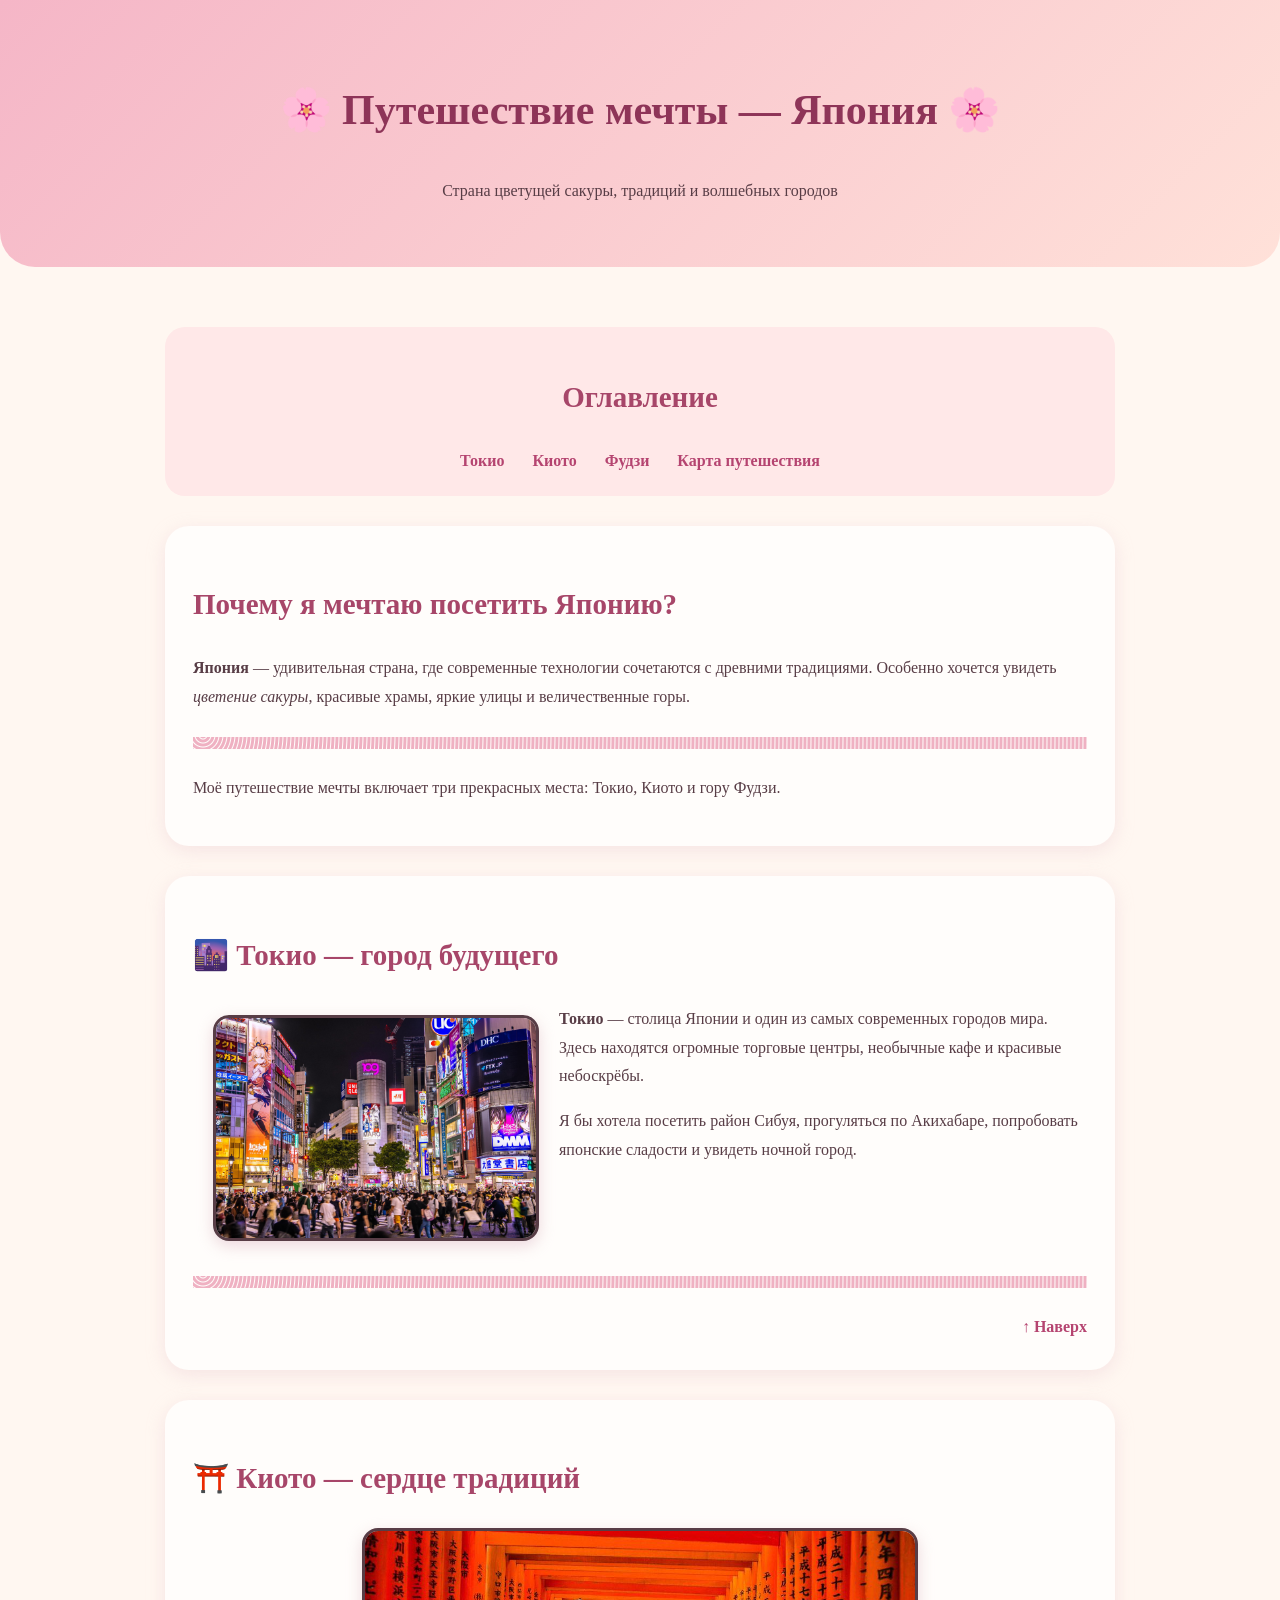
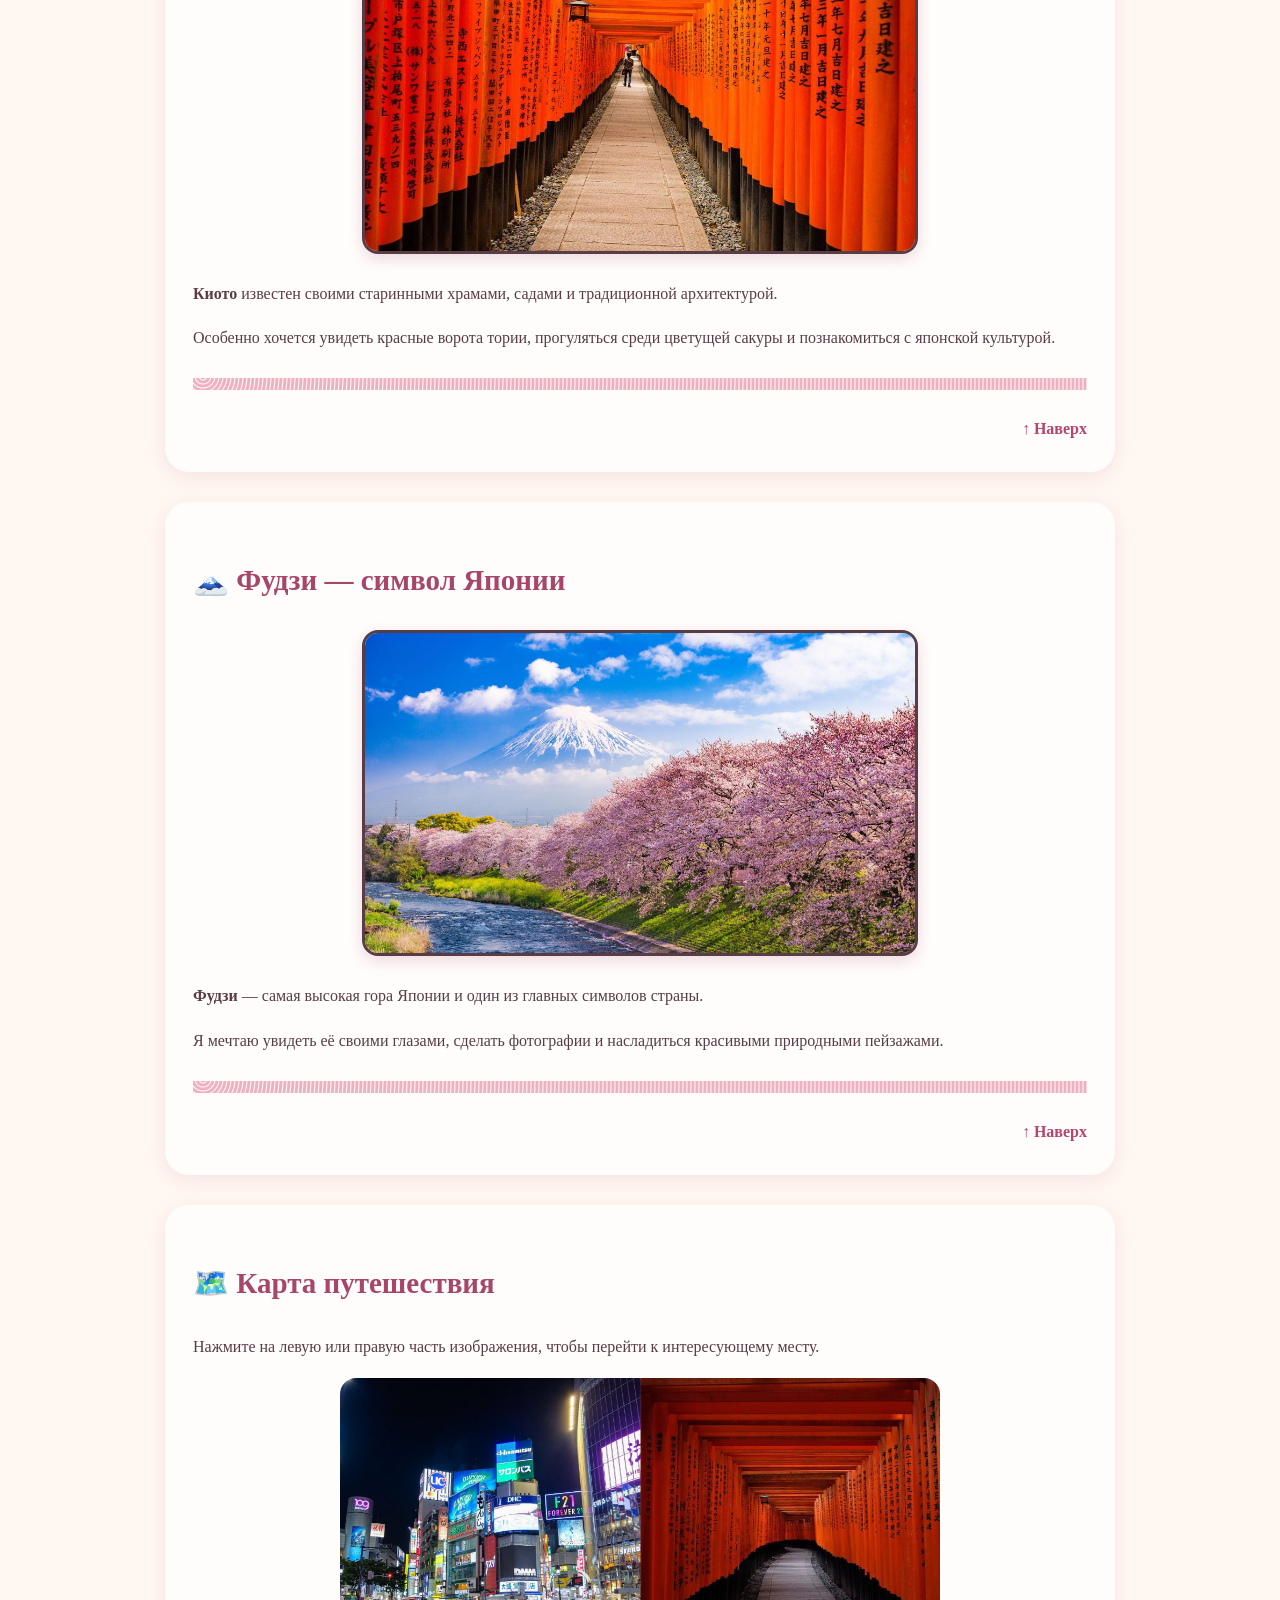
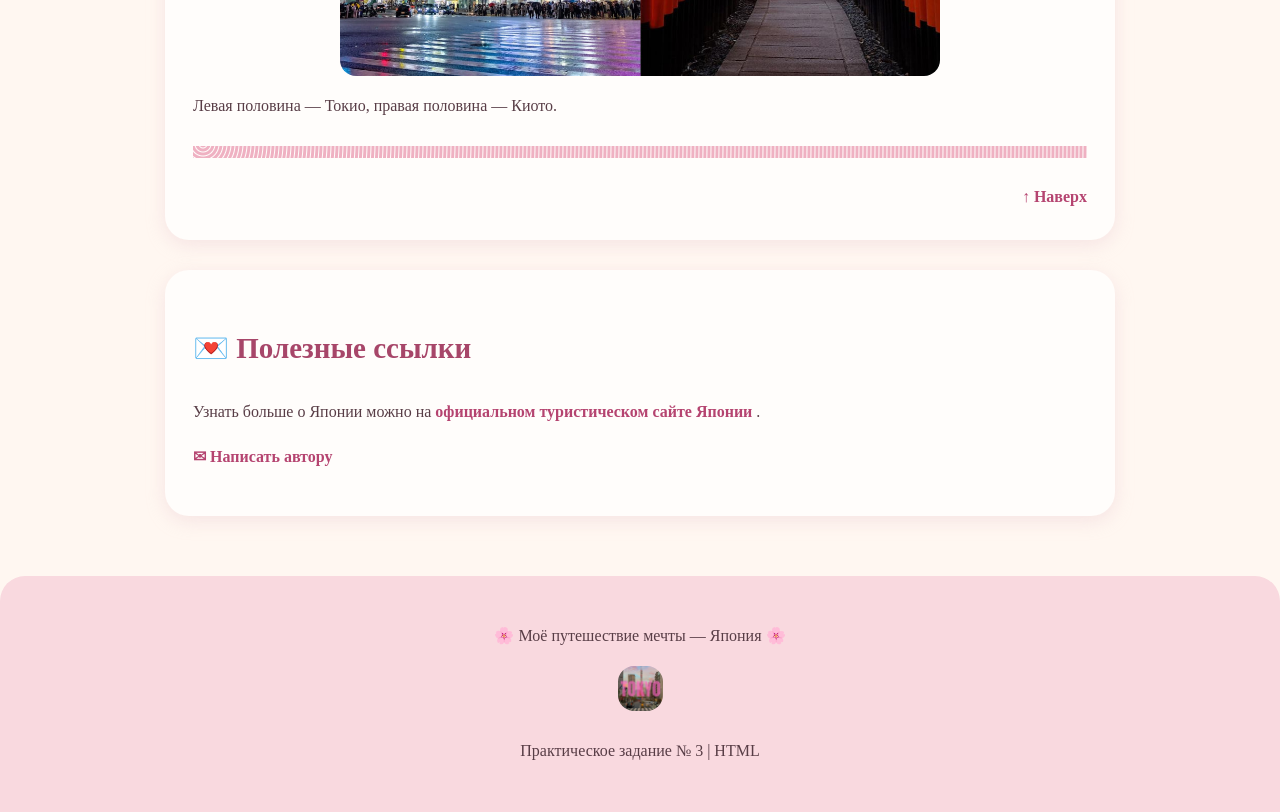
<file: ПРАКТИЧЕСКОЕ ЗАДАНИЕ № 3/praktika-3/index.html>
<!DOCTYPE html>
<html lang="ru">
<head>
    <meta charset="UTF-8">
    <meta name="viewport" content="width=device-width, initial-scale=1.0">
    <title>Путешествие мечты — Япония</title>

    <style>
        html {
            scroll-behavior: smooth;
        }

        body {
            background-color: #fff7f1;
            color: #583d46;
            font-family: Georgia, serif;
            line-height: 1.8;
            margin: 0;
        }

        .container {
            max-width: 950px;
            margin: auto;
            padding: 30px;
        }

        header {
            background: linear-gradient(135deg, #f5b6c7, #ffe1d9);
            padding: 45px 20px;
            text-align: center;
            border-radius: 0 0 35px 35px;
        }

        h1 {
            color: #8e3458;
            font-size: 42px;
        }

        h2 {
            color: #a74669;
            font-size: 29px;
        }

        a {
            color: #b54470;
            text-decoration: none;
            font-weight: bold;
        }

        a:hover {
            color: #e47798;
            text-decoration: underline;
        }

        nav {
            background: #ffe8e8;
            padding: 20px;
            border-radius: 20px;
            text-align: center;
            margin: 30px 0;
        }

        nav a {
            margin: 0 12px;
        }

        section {
            background: #fffdfb;
            padding: 28px;
            margin: 30px 0;
            border-radius: 24px;
            box-shadow: 0 5px 18px #e9c9cf66;
        }

        .wave {
            height: 12px;
            background: repeating-radial-gradient(
                circle at 10px -2px,
                transparent 12px,
                #efb1c2 13px,
                #efb1c2 15px,
                transparent 16px
            );
            margin: 25px 0;
        }

        img {
            border-radius: 16px;
            max-width: 100%;
        }

        .photo {
            object-fit: cover;
            box-shadow: 0 5px 15px #d8b0bc77;
        }

        .top {
            display: block;
            text-align: right;
            margin-top: 20px;
        }

        .map-photo {
            display: block;
            margin: 20px auto;
            width: 600px;
            height: 300px;
            max-width: 100%;
            border-radius: 18px;
        }

        footer {
            text-align: center;
            padding: 30px;
            background: #f9d9df;
            border-radius: 25px 25px 0 0;
        }
    </style>
</head>

<body id="top">

<header>
    <h1>🌸 Путешествие мечты — Япония 🌸</h1>
    <p>Страна цветущей сакуры, традиций и волшебных городов</p>
</header>

<div class="container">

    <nav>
        <h2>Оглавление</h2>
        <a href="#tokyo">Токио</a>
        <a href="#kyoto">Киото</a>
        <a href="#fuji">Фудзи</a>
        <a href="#map">Карта путешествия</a>
    </nav>

    <section>
        <h2>Почему я мечтаю посетить Японию?</h2>

        <p>
            <b>Япония</b> — удивительная страна,
            где современные технологии сочетаются
            с древними традициями.
            Особенно хочется увидеть
            <i>цветение сакуры</i>, красивые храмы,
            яркие улицы и величественные горы.
        </p>

        <div class="wave"></div>

        <p>
            Моё путешествие мечты включает
            три прекрасных места:
            Токио, Киото и гору Фудзи.
        </p>
    </section>

    <section id="tokyo">
        <h2>🌆 Токио — город будущего</h2>

        <img src="tokyo.jpg"
             alt="Ночной Токио с яркими огнями и небоскрёбами"
             width="320"
             height="220"
             border="3"
             align="left"
             hspace="20"
             vspace="10"
             class="photo">

        <p>
            <b>Токио</b> — столица Японии и один
            из самых современных городов мира.
            Здесь находятся огромные торговые
            центры, необычные кафе и красивые
            небоскрёбы.
        </p>

        <p>
            Я бы хотела посетить район Сибуя,
            прогуляться по Акихабаре,
            попробовать японские сладости
            и увидеть ночной город.
        </p>

        <br clear="all">

        <div class="wave"></div>

        <a href="#top" class="top">↑ Наверх</a>
    </section>

    <section id="kyoto">
        <h2>⛩️ Киото — сердце традиций</h2>

        <center>
            <img src="kyoto.jpg"
                 alt="Традиционный японский храм в Киото"
                 width="550"
                 height="320"
                 border="3"
                 class="photo">
        </center>

        <p>
            <b>Киото</b> известен своими
            старинными храмами, садами
            и традиционной архитектурой.
        </p>

        <p>
            Особенно хочется увидеть
            красные ворота тории,
            прогуляться среди цветущей сакуры
            и познакомиться с японской культурой.
        </p>

        <div class="wave"></div>

        <a href="#top" class="top">↑ Наверх</a>
    </section>

    <section id="fuji">
        <h2>🗻 Фудзи — символ Японии</h2>

        <center>
            <img src="fuji.jpg"
                 alt="Гора Фудзи на фоне цветущей сакуры"
                 width="550"
                 height="320"
                 border="3"
                 class="photo">
        </center>

        <p>
            <b>Фудзи</b> — самая высокая гора
            Японии и один из главных
            символов страны.
        </p>

        <p>
            Я мечтаю увидеть её своими глазами,
            сделать фотографии и насладиться
            красивыми природными пейзажами.
        </p>

        <div class="wave"></div>

        <a href="#top" class="top">↑ Наверх</a>
    </section>

    <section id="map">
        <h2>🗺️ Карта путешествия</h2>

        <p>
            Нажмите на левую или правую часть
            изображения, чтобы перейти
            к интересующему месту.
        </p>

        <img src="japan-map.jpg"
             alt="Навигационная карта путешествия по Японии"
             width="600"
             height="300"
             usemap="#travelmap"
             style="width:600px;height:auto;display:block;margin:auto;">

        <map name="travelmap">
            <area shape="rect"
                  coords="0,0,300,300"
                  href="#tokyo"
                  alt="Перейти к Токио"
                  title="Токио">

            <area shape="rect"
                  coords="300,0,600,300"
                  href="#kyoto"
                  alt="Перейти к Киото"
                  title="Киото">
        </map>

        <p>
            Левая половина — Токио,
            правая половина — Киото.
        </p>

        <div class="wave"></div>

        <a href="#top" class="top">↑ Наверх</a>
    </section>

    <section>
        <h2>💌 Полезные ссылки</h2>

        <p>
            Узнать больше о Японии можно на
            <a href="https://www.japan.travel/"
               target="_blank"
               rel="noopener noreferrer">
                официальном туристическом сайте Японии
            </a>.
        </p>

        <p>
            <a href="mailto:yourmail@example.com">
                ✉ Написать автору
            </a>
        </p>
    </section>

</div>

<footer>
    <p>🌸 Моё путешествие мечты — Япония 🌸</p>

    <a href="#top" title="Вернуться наверх">
        <img src="home.png"
             alt="Домой — в начало страницы"
             width="45"
             height="45">
    </a>

    <p>Практическое задание № 3 | HTML</p>
</footer>

</body>
</html>
</file>
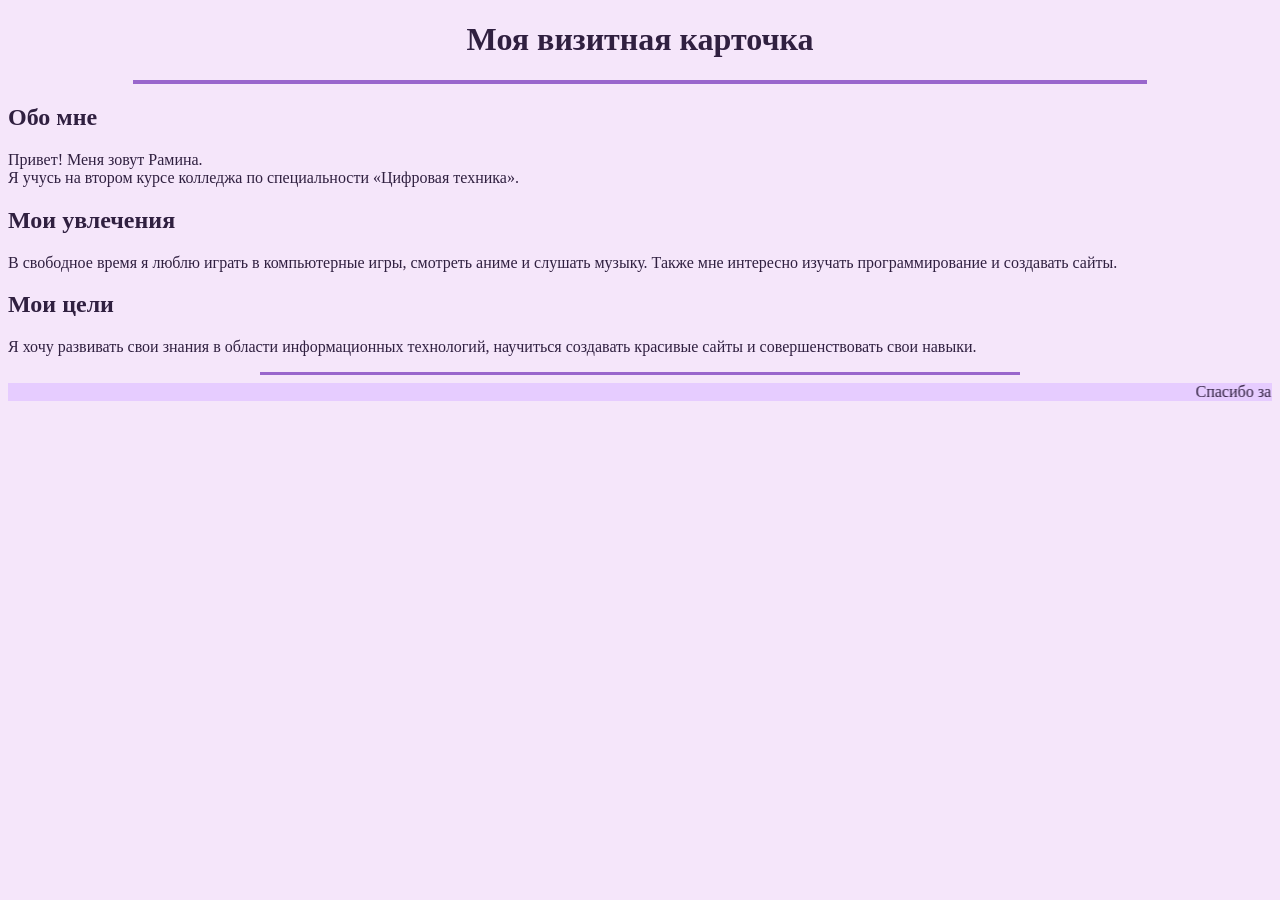
<file: ПРАКТИЧЕСКОЕ ЗАДАНИЕ № 1/card.html>
<!DOCTYPE html>
<html lang="ru">
<head>
    <meta charset="UTF-8">
    <title>Моя визитная карточка</title>
</head>

<body bgcolor="#F5E6FA" text="#302040">

    <h1 align="center">Моя визитная карточка</h1>

    <hr width="80%" size="4" color="#9966CC" noshade>

    <h2>Обо мне</h2>

    <p align="left">
        Привет! Меня зовут Рамина.<br>
        Я учусь на втором курсе колледжа
        по специальности «Цифровая техника».
    </p>

    <h2>Мои увлечения</h2>

    <p align="left">
        В свободное время я люблю играть
        в компьютерные игры, смотреть аниме
        и слушать музыку.
        Также мне интересно изучать
        программирование и создавать сайты.
    </p>

    <h2>Мои цели</h2>

    <p align="left">
        Я хочу развивать свои знания
        в области информационных технологий,
        научиться создавать красивые сайты
        и совершенствовать свои навыки.
    </p>

    <hr width="60%" size="3" color="#9966CC">

    <marquee direction="left" behavior="scroll"
             bgcolor="#E6CCFF">
        Спасибо за посещение моей страницы!
    </marquee>

</body>
</html>
</file>
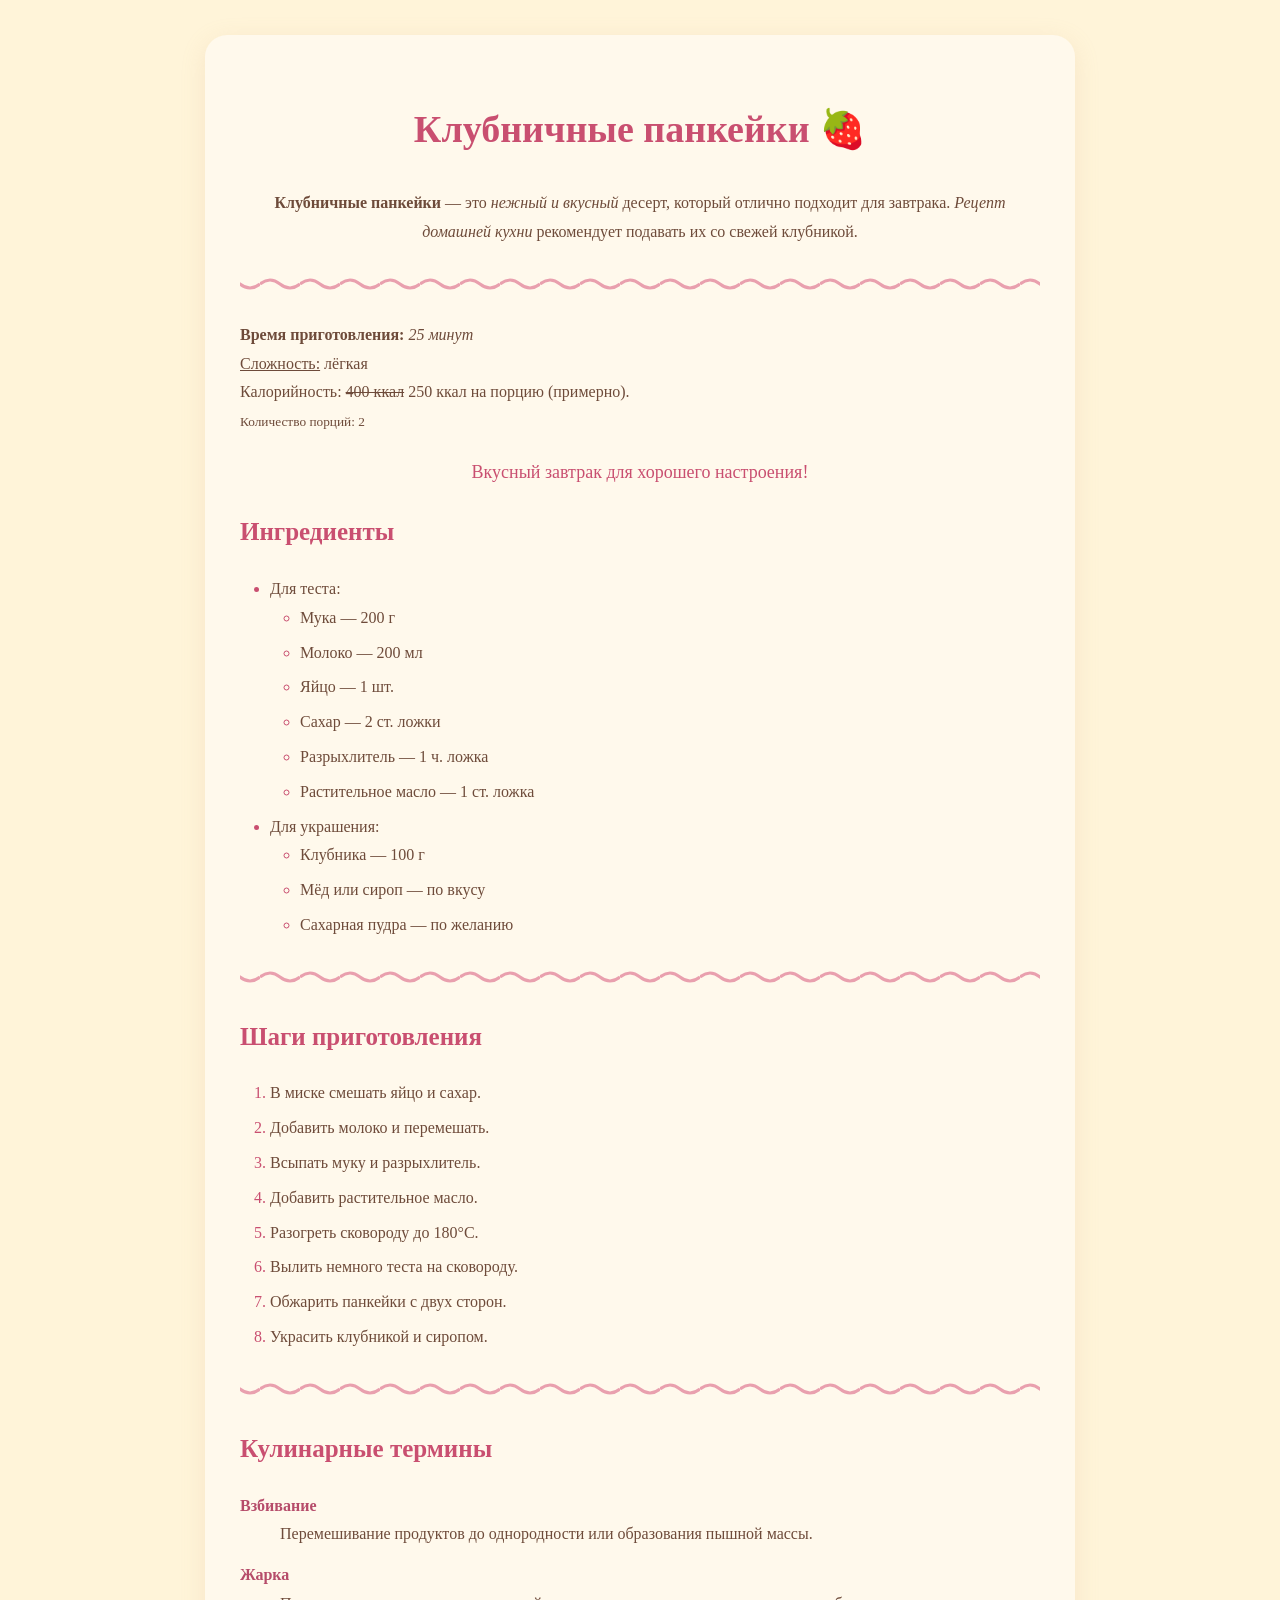
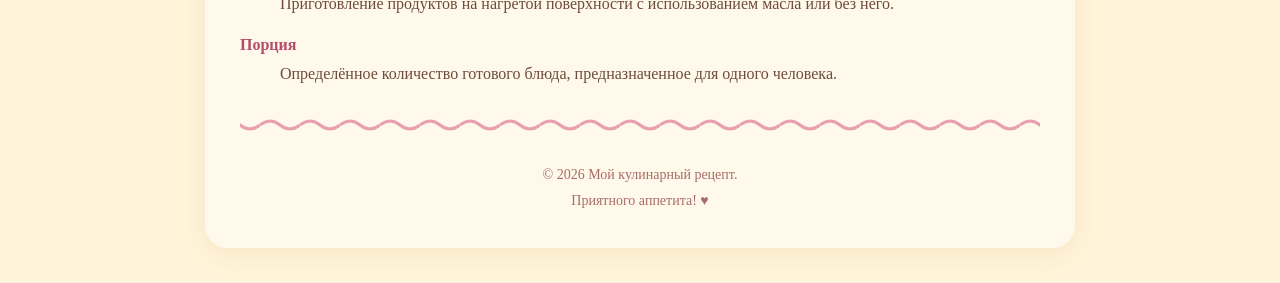
<file: ПРАКТИЧЕСКОЕ ЗАДАНИЕ № 2/recipe.html>
<!DOCTYPE html>
<html lang="ru">
<head>
    <meta charset="UTF-8">
    <meta name="viewport" content="width=device-width, initial-scale=1.0">
    <title>Клубничные панкейки</title>

    <style>
        body {
            background-color: #FFF4D9;
            color: #6E4B3A;
            font-family: Georgia, serif;
            line-height: 1.8;
            margin: 0;
            padding: 35px 20px;
        }

        .recipe {
            background-color: #FFF9EC;
            max-width: 800px;
            margin: 0 auto;
            padding: 35px;
            border-radius: 22px;
            box-shadow: 0 6px 25px #D6AD7A30;
        }

        h1 {
            color: #C94F70;
            text-align: center;
            font-size: 38px;
        }

        h2 {
            color: #C94F70;
            font-size: 25px;
        }

        .description {
            text-align: center;
        }

        .slogan {
            text-align: center;
            margin: 20px 0;
        }

        .wave {
            height: 14px;
            margin: 30px 0;
            background-image: url("data:image/svg+xml,%3Csvg xmlns='http://www.w3.org/2000/svg' width='40' height='14' viewBox='0 0 40 14'%3E%3Cpath d='M0 7 Q10 -1 20 7 T40 7' fill='none' stroke='%23E9A0AE' stroke-width='3'/%3E%3C/svg%3E");
            background-repeat: repeat-x;
            background-position: center;
        }

        ul, ol {
            padding-left: 30px;
        }

        li {
            margin-bottom: 6px;
        }

        li::marker {
            color: #C94F70;
        }

        dt {
            color: #B64C6A;
            margin-top: 12px;
        }

        dd {
            margin-bottom: 10px;
        }

        footer {
            text-align: center;
            color: #A76D65;
            font-size: 14px;
        }

        @media (max-width: 600px) {
            .recipe {
                padding: 20px;
            }

            h1 {
                font-size: 30px;
            }
        }
    </style>
</head>

<body>
<div class="recipe">

    <h1>Клубничные панкейки &#127827;</h1>

    <p class="description">
        <strong>Клубничные панкейки</strong> — это
        <em>нежный и вкусный</em> десерт,
        который отлично подходит для завтрака.
        <cite>Рецепт домашней кухни</cite>
        рекомендует подавать их со свежей клубникой.
    </p>

    <div class="wave"></div>

    <p>
        <b>Время приготовления:</b> <i>25 минут</i><br>
        <u>Сложность:</u> лёгкая<br>
        Калорийность: <s>400 ккал</s>
        250 ккал на порцию (примерно).<br>
        <small>Количество порций: 2</small>
    </p>

    <p class="slogan">
        <font face="Georgia" size="4" color="#C94F70">
            Вкусный завтрак для хорошего настроения!
        </font>
    </p>

    <h2>Ингредиенты</h2>

    <ul>
        <li>Для теста:
            <ul>
                <li>Мука — 200&nbsp;г</li>
                <li>Молоко — 200&nbsp;мл</li>
                <li>Яйцо — 1 шт.</li>
                <li>Сахар — 2 ст. ложки</li>
                <li>Разрыхлитель — 1 ч. ложка</li>
                <li>Растительное масло — 1 ст. ложка</li>
            </ul>
        </li>

        <li>Для украшения:
            <ul>
                <li>Клубника — 100&nbsp;г</li>
                <li>Мёд или сироп — по вкусу</li>
                <li>Сахарная пудра — по желанию</li>
            </ul>
        </li>
    </ul>

    <div class="wave"></div>

    <h2>Шаги приготовления</h2>

    <ol>
        <li>В миске смешать яйцо и сахар.</li>
        <li>Добавить молоко и перемешать.</li>
        <li>Всыпать муку и разрыхлитель.</li>
        <li>Добавить растительное масло.</li>
        <li>Разогреть сковороду до 180&deg;C.</li>
        <li>Вылить немного теста на сковороду.</li>
        <li>Обжарить панкейки с двух сторон.</li>
        <li>Украсить клубникой и сиропом.</li>
    </ol>

    <div class="wave"></div>

    <h2>Кулинарные термины</h2>

    <dl>
        <dt><b>Взбивание</b></dt>
        <dd>
            Перемешивание продуктов до однородности
            или образования пышной массы.
        </dd>

        <dt><b>Жарка</b></dt>
        <dd>
            Приготовление продуктов на нагретой
            поверхности с использованием масла
            или без него.
        </dd>

        <dt><b>Порция</b></dt>
        <dd>
            Определённое количество готового блюда,
            предназначенное для одного человека.
        </dd>
    </dl>

    <div class="wave"></div>

    <footer>
        &copy; 2026 Мой кулинарный рецепт.<br>
        Приятного аппетита! &hearts;
    </footer>

</div>
</body>
</html>
</file>
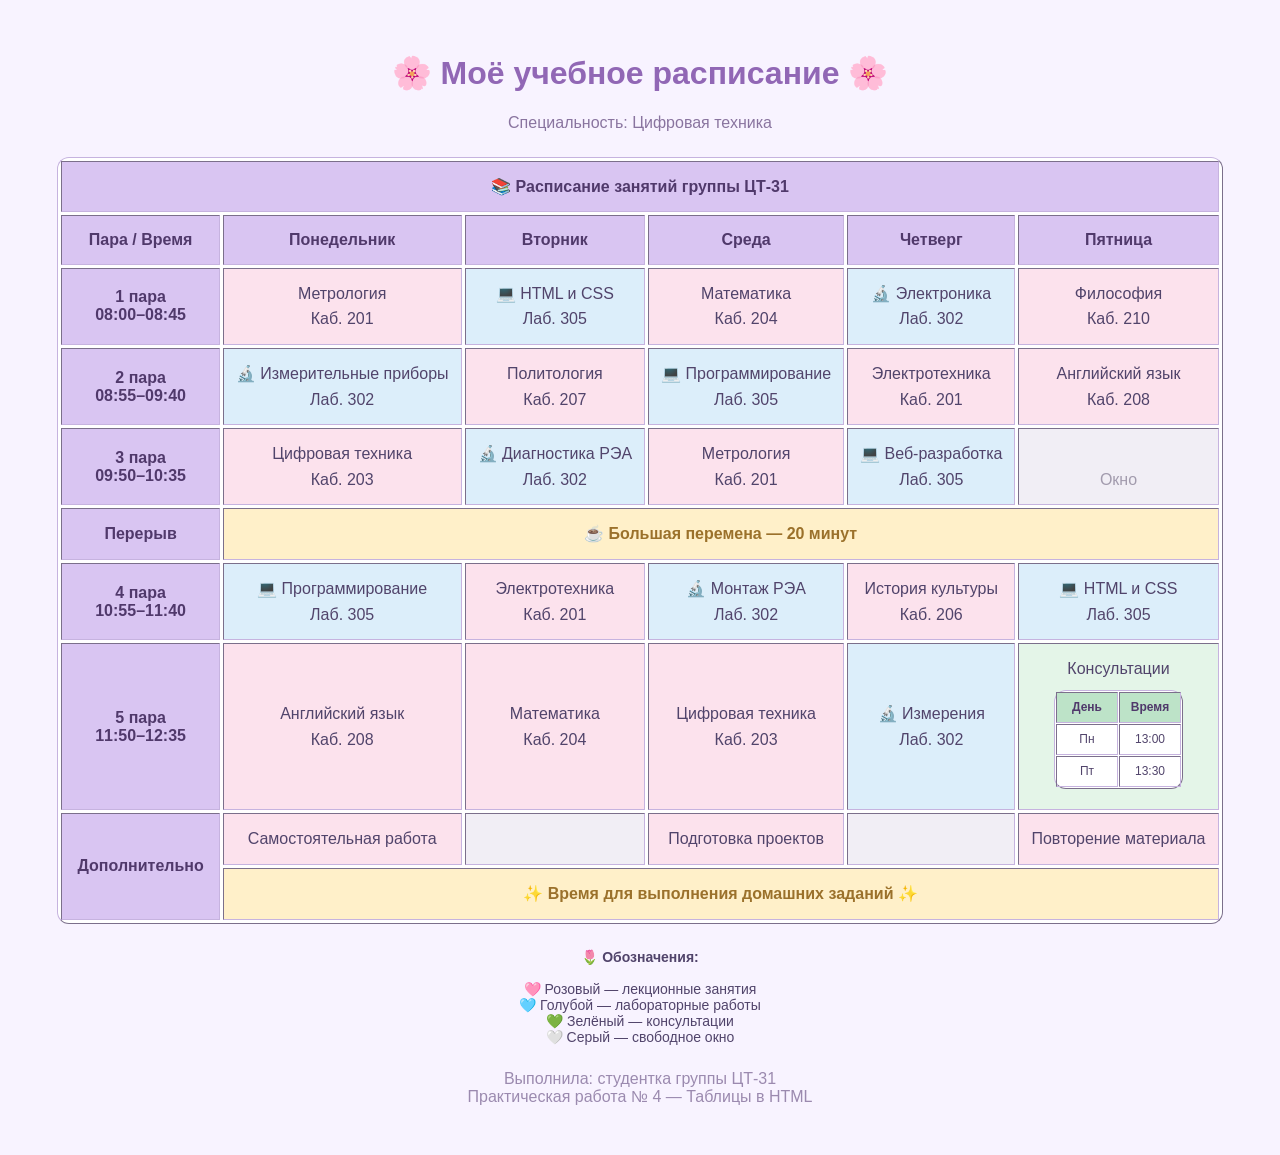
<file: ПРАКТИЧЕСКОЕ ЗАДАНИЕ № 4/raspisanie.html>
<!DOCTYPE html>
<html lang="ru">
<head>
<meta charset="UTF-8">
<title>Расписание занятий ЦТ-21</title>

<style>
body {
    background: #f8f3ff;
    font-family: Arial, sans-serif;
    color: #51446b;
    text-align: center;
    padding: 25px;
}

h1 {
    color: #9167b5;
}

p {
    color: #89749f;
}

table {
    margin: 25px auto;
    background: white;
    border-color: #c6b3df;
    border-radius: 12px;
}

th {
    background: #d9c5f2;
    color: #50396b;
    padding: 15px;
}

td {
    padding: 12px;
    min-width: 130px;
    line-height: 1.6;
}

.lecture {
    background: #fce2ed;
}

.lab {
    background: #dceefa;
}

.break {
    background: #fff0c9;
    color: #9b712b;
    font-weight: bold;
}

.empty {
    background: #f1eef5;
    color: #a29bad;
}

.consult {
    background: #e4f5e8;
}

.mini-table {
    margin: 8px auto;
    background: white;
    font-size: 12px;
}

.mini-table th {
    background: #bde3c8;
    padding: 5px;
}

.mini-table td {
    padding: 5px;
    min-width: 50px;
}

.legend {
    margin-top: 20px;
    font-size: 14px;
}

.footer {
    margin-top: 25px;
    color: #9b8aaf;
}
</style>
</head>

<body>

<h1>🌸 Моё учебное расписание 🌸</h1>
<p>Специальность: Цифровая техника</p>

<table border="1" cellpadding="10" cellspacing="3">

<tr>
    <th colspan="6">
        📚 Расписание занятий группы ЦТ-31
    </th>
</tr>

<tr>
    <th>Пара / Время</th>
    <th>Понедельник</th>
    <th>Вторник</th>
    <th>Среда</th>
    <th>Четверг</th>
    <th>Пятница</th>
</tr>

<tr>
    <th>1 пара<br>08:00–08:45</th>
    <td class="lecture">Метрология<br>Каб. 201</td>
    <td class="lab">💻 HTML и CSS<br>Лаб. 305</td>
    <td class="lecture">Математика<br>Каб. 204</td>
    <td class="lab">🔬 Электроника<br>Лаб. 302</td>
    <td class="lecture">Философия<br>Каб. 210</td>
</tr>

<tr>
    <th>2 пара<br>08:55–09:40</th>
    <td class="lab">🔬 Измерительные приборы<br>Лаб. 302</td>
    <td class="lecture">Политология<br>Каб. 207</td>
    <td class="lab">💻 Программирование<br>Лаб. 305</td>
    <td class="lecture">Электротехника<br>Каб. 201</td>
    <td class="lecture">Английский язык<br>Каб. 208</td>
</tr>

<tr>
    <th>3 пара<br>09:50–10:35</th>
    <td class="lecture">Цифровая техника<br>Каб. 203</td>
    <td class="lab">🔬 Диагностика РЭА<br>Лаб. 302</td>
    <td class="lecture">Метрология<br>Каб. 201</td>
    <td class="lab">💻 Веб-разработка<br>Лаб. 305</td>
    <td class="empty">&nbsp;<br>Окно</td>
</tr>

<tr>
    <th>Перерыв</th>
    <td class="break" colspan="5">
        ☕ Большая перемена — 20 минут
    </td>
</tr>

<tr>
    <th>4 пара<br>10:55–11:40</th>
    <td class="lab">💻 Программирование<br>Лаб. 305</td>
    <td class="lecture">Электротехника<br>Каб. 201</td>
    <td class="lab">🔬 Монтаж РЭА<br>Лаб. 302</td>
    <td class="lecture">История культуры<br>Каб. 206</td>
    <td class="lab">💻 HTML и CSS<br>Лаб. 305</td>
</tr>

<tr>
    <th>5 пара<br>11:50–12:35</th>
    <td class="lecture">Английский язык<br>Каб. 208</td>
    <td class="lecture">Математика<br>Каб. 204</td>
    <td class="lecture">Цифровая техника<br>Каб. 203</td>
    <td class="lab">🔬 Измерения<br>Лаб. 302</td>
    <td class="consult">
        Консультации
        <table class="mini-table" border="1"
        cellpadding="4" cellspacing="1">
            <tr>
                <th>День</th>
                <th>Время</th>
            </tr>
            <tr>
                <td>Пн</td>
                <td>13:00</td>
            </tr>
            <tr>
                <td>Пт</td>
                <td>13:30</td>
            </tr>
        </table>
    </td>
</tr>

<tr>
    <th rowspan="2">Дополнительно</th>
    <td class="lecture">Самостоятельная работа</td>
    <td class="empty">&nbsp;</td>
    <td class="lecture">Подготовка проектов</td>
    <td class="empty">&nbsp;</td>
    <td class="lecture">Повторение материала</td>
</tr>

<tr>
    <td colspan="5" class="break">
        ✨ Время для выполнения домашних заданий ✨
    </td>
</tr>

</table>

<div class="legend">
    🌷 <b>Обозначения:</b><br><br>
    🩷 Розовый — лекционные занятия<br>
    🩵 Голубой — лабораторные работы<br>
    💚 Зелёный — консультации<br>
    🤍 Серый — свободное окно
</div>

<p class="footer">
    Выполнила: студентка группы ЦТ-31<br>
    Практическая работа № 4 — Таблицы в HTML
</p>

</body>
</html>
</file>
